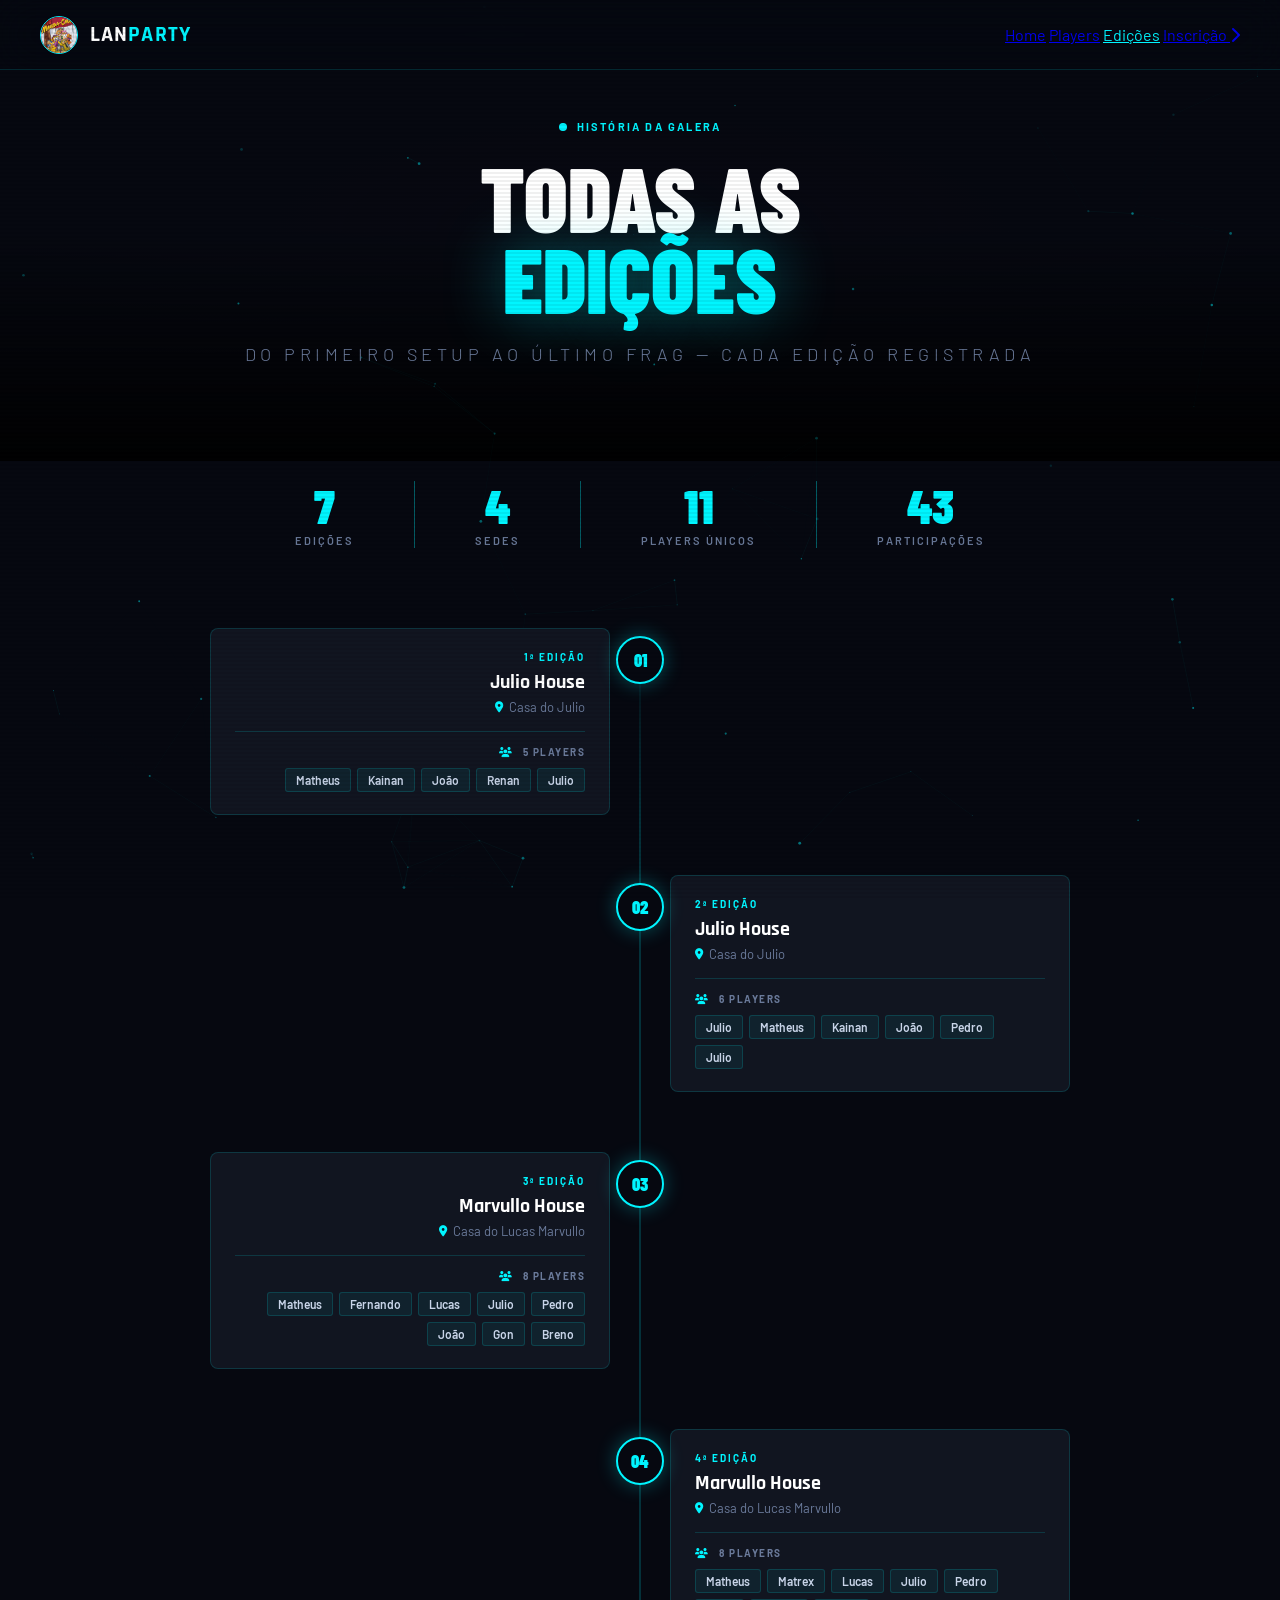
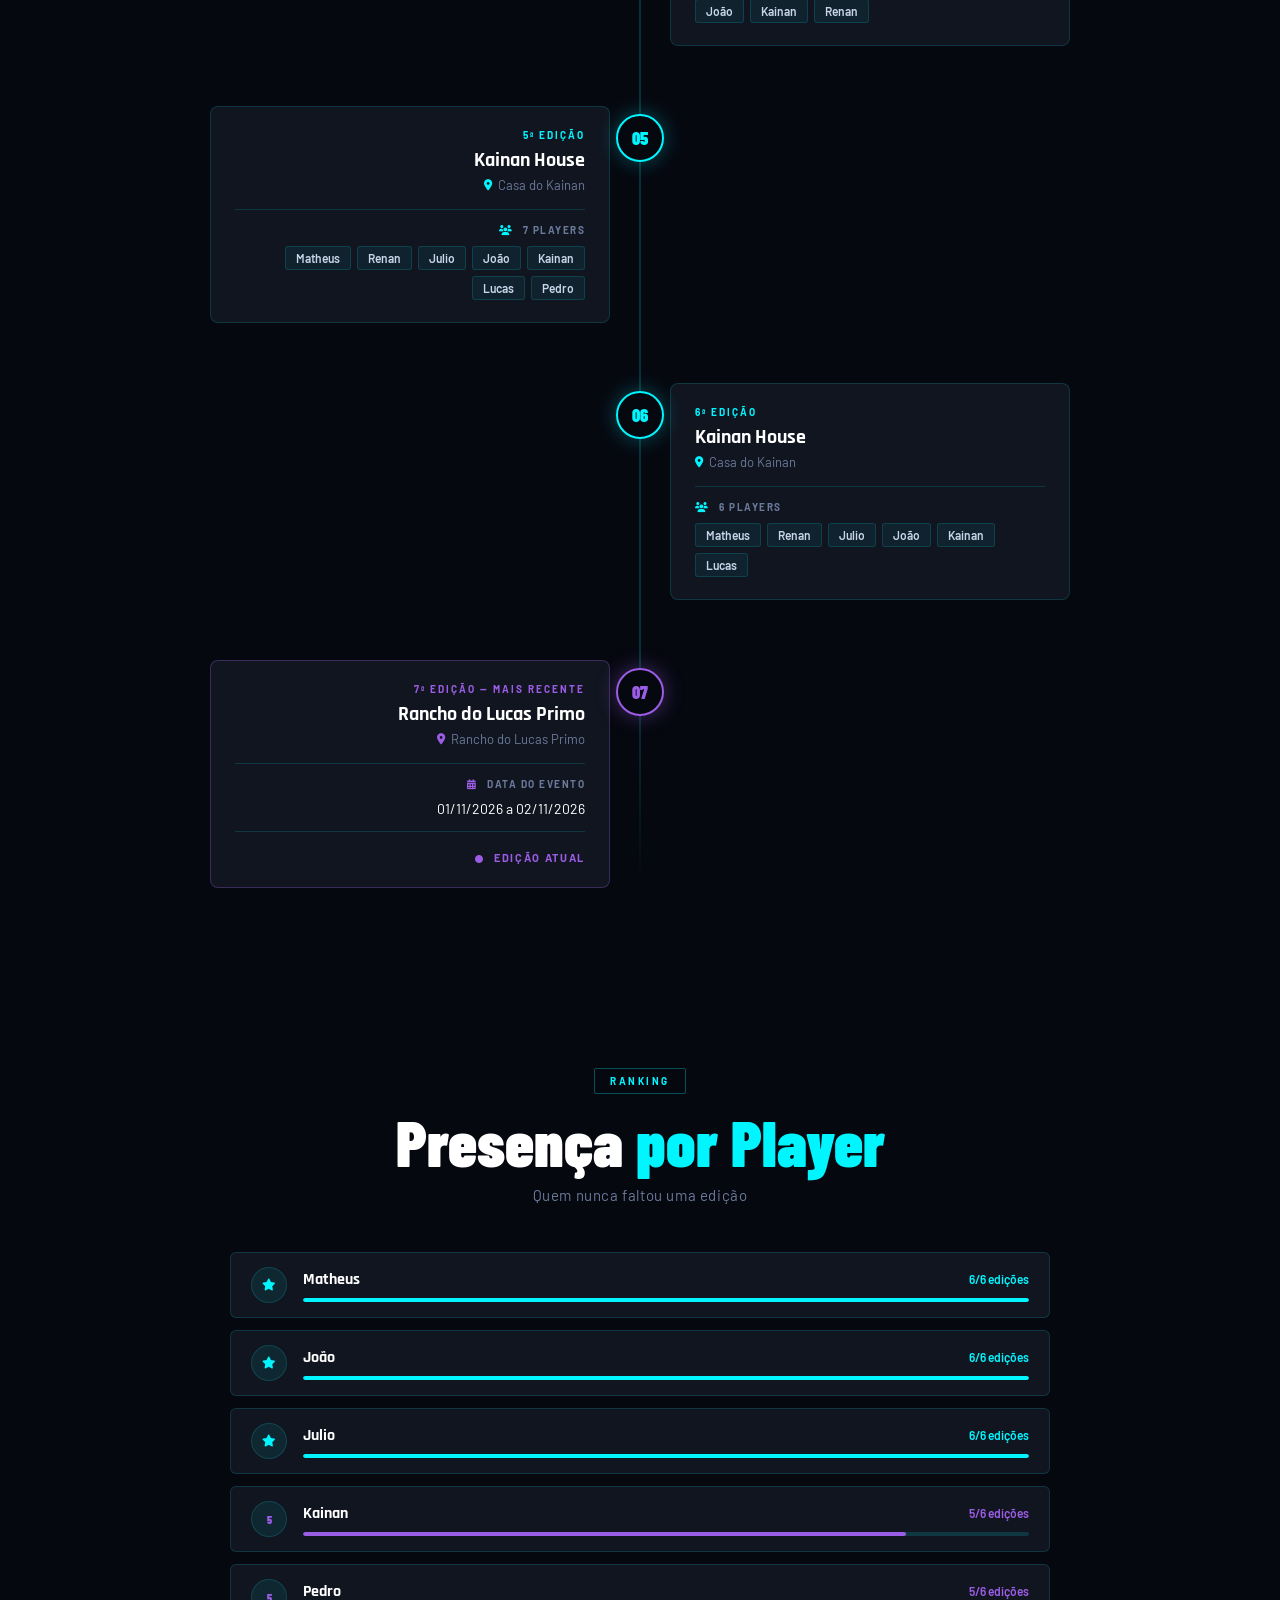
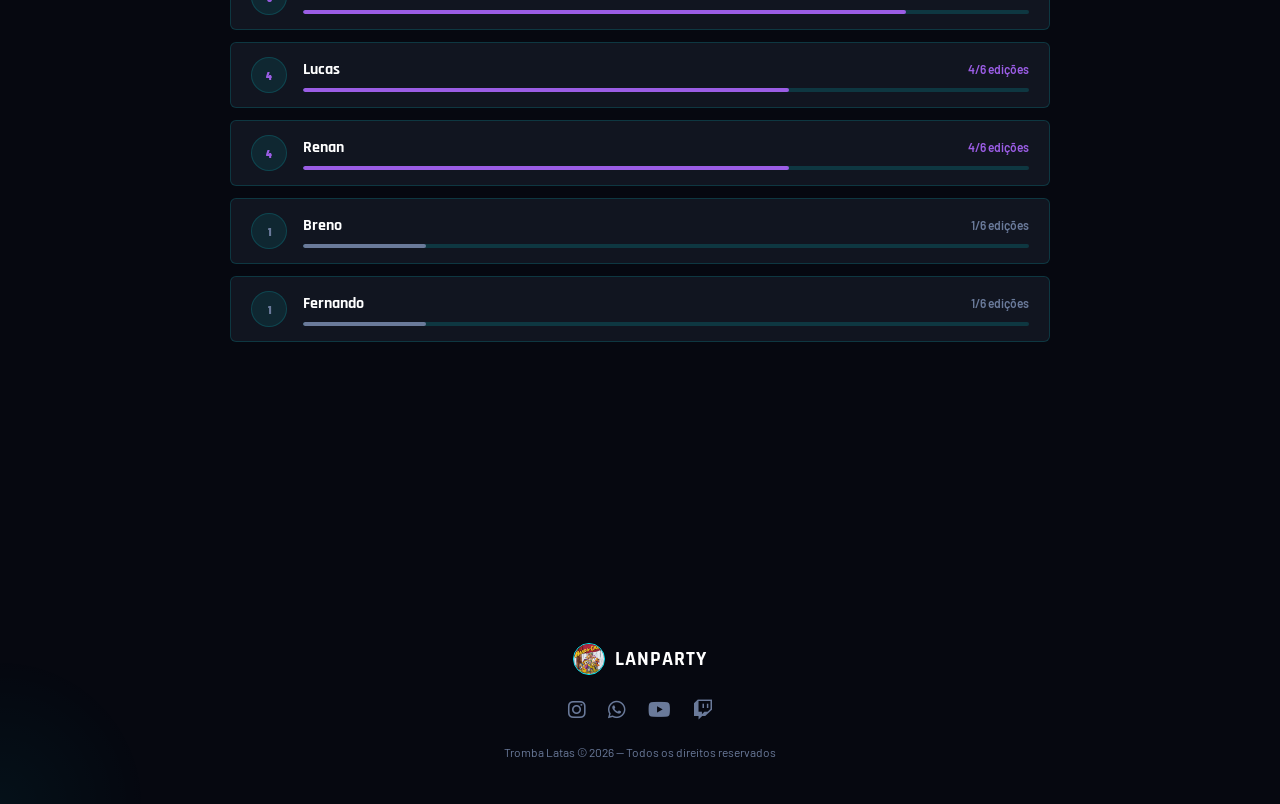
<file: edicoes.html>
<!DOCTYPE html>
<html lang="pt-BR">
<head>
  <meta charset="UTF-8">
  <meta name="viewport" content="width=device-width, initial-scale=1.0">
  <title>Edições – LanParty Tromba Latas</title>
  <link rel="preconnect" href="https://fonts.googleapis.com">
  <link href="https://fonts.googleapis.com/css2?family=Rajdhani:wght@400;600;700&family=Barlow:wght@300;400;600&family=Barlow+Condensed:wght@700;900&display=swap" rel="stylesheet">
  <link rel="stylesheet" href="https://cdnjs.cloudflare.com/ajax/libs/font-awesome/6.5.0/css/all.min.css">
  <link rel="stylesheet" href="style.css">

  <style>
    /* ===== EDITIONS PAGE EXTRAS ===== */
    .editions-hero {
      position: relative;
      min-height: 44vh;
      display: flex;
      flex-direction: column;
      align-items: center;
      justify-content: center;
      text-align: center;
      padding: 120px 20px 60px;
      overflow: hidden;
    }

    .editions-hero-bg {
      position: absolute;
      inset: 0;
      background:
        radial-gradient(ellipse 70% 60% at 50% 50%, rgba(155,93,229,0.08) 0%, transparent 70%),
        url("https://images.unsplash.com/photo-1542751371-adc38448a05e?q=80&w=1200&auto=format&fit=crop") center/cover no-repeat;
      filter: brightness(0.15) saturate(0.5);
      z-index: -1;
    }

    .editions-hero-bg::after {
      content: '';
      position: absolute;
      inset: 0;
      background: linear-gradient(to bottom, transparent 50%, var(--dark) 100%);
    }

    /* Timeline */
    .timeline {
      position: relative;
      max-width: 900px;
      margin: 0 auto;
      padding: 0 20px;
    }

    .timeline::before {
      content: '';
      position: absolute;
      left: 50%;
      top: 0;
      bottom: 0;
      width: 1px;
      background: linear-gradient(to bottom, transparent, var(--border2) 10%, var(--border2) 90%, transparent);
      transform: translateX(-50%);
    }

    .edition-item {
      position: relative;
      display: grid;
      grid-template-columns: 1fr 60px 1fr;
      gap: 0;
      margin-bottom: 60px;
      align-items: start;
    }

    /* Alternating sides */
    .edition-item:nth-child(even) .edition-card {
      grid-column: 3;
      grid-row: 1;
    }

    .edition-item:nth-child(even) .edition-center {
      grid-column: 2;
      grid-row: 1;
    }

    .edition-item:nth-child(even) .edition-spacer {
      grid-column: 1;
      grid-row: 1;
    }

    .edition-item:nth-child(odd) .edition-card {
      grid-column: 1;
      grid-row: 1;
      text-align: right;
    }

    .edition-item:nth-child(odd) .edition-center {
      grid-column: 2;
      grid-row: 1;
    }

    .edition-item:nth-child(odd) .edition-spacer {
      grid-column: 3;
      grid-row: 1;
    }

    .edition-center {
      display: flex;
      flex-direction: column;
      align-items: center;
      padding-top: 8px;
      position: relative;
      z-index: 2;
    }

    .edition-num {
      width: 48px;
      height: 48px;
      border-radius: 50%;
      background: var(--dark);
      border: 2px solid var(--cyan);
      display: flex;
      align-items: center;
      justify-content: center;
      font-family: 'Barlow Condensed', sans-serif;
      font-size: 18px;
      font-weight: 900;
      color: var(--cyan);
      box-shadow: 0 0 20px rgba(0,245,255,0.3);
      transition: transform 0.3s, box-shadow 0.3s;
      flex-shrink: 0;
    }

    .edition-item:hover .edition-num {
      transform: scale(1.15);
      box-shadow: 0 0 30px rgba(0,245,255,0.5);
    }

    .edition-card {
      background: var(--dark3);
      border: 1px solid var(--border);
      border-radius: 8px;
      padding: 22px 24px;
      transition: border-color 0.3s, box-shadow 0.3s, transform 0.3s;
      cursor: default;
    }

    .edition-card:hover {
      border-color: var(--border2);
      box-shadow: 0 12px 40px rgba(0,245,255,0.1);
      transform: translateY(-4px);
    }

    .edition-spacer {
      /* Empty */
    }

    .edition-label {
      font-size: 10px;
      font-weight: 700;
      letter-spacing: 0.2em;
      text-transform: uppercase;
      color: var(--cyan);
      margin-bottom: 6px;
      display: block;
    }

    .edition-title {
      font-family: 'Rajdhani', sans-serif;
      font-size: 20px;
      font-weight: 700;
      color: white;
      margin-bottom: 4px;
    }

    .edition-location {
      font-size: 13px;
      color: var(--text2);
      display: flex;
      align-items: center;
      gap: 6px;
      margin-bottom: 16px;
    }

    .edition-item:nth-child(odd) .edition-location {
      justify-content: flex-end;
    }

    .edition-location i {
      font-size: 11px;
      color: var(--cyan);
    }

    .edition-divider {
      height: 1px;
      background: var(--border);
      margin-bottom: 14px;
    }

    .players-label {
      font-size: 10px;
      font-weight: 700;
      letter-spacing: 0.15em;
      text-transform: uppercase;
      color: var(--text2);
      margin-bottom: 10px;
      display: block;
    }

    .players-list {
      display: flex;
      flex-wrap: wrap;
      gap: 6px;
    }

    .edition-item:nth-child(odd) .players-list {
      justify-content: flex-end;
    }

    .player-tag {
      font-size: 12px;
      font-weight: 600;
      background: rgba(0,245,255,0.06);
      color: var(--text);
      border: 1px solid var(--border);
      border-radius: 3px;
      padding: 4px 10px;
      transition: border-color 0.2s, color 0.2s, background 0.2s;
    }

    .player-tag:hover {
      border-color: rgba(0,245,255,0.4);
      color: var(--cyan);
      background: rgba(0,245,255,0.1);
    }

    .player-count {
      font-family: 'Barlow Condensed', sans-serif;
      font-size: 28px;
      font-weight: 900;
      color: white;
      display: block;
    }

    .player-count-label {
      font-size: 10px;
      letter-spacing: 0.15em;
      text-transform: uppercase;
      color: var(--text2);
    }

    /* Stats bar */
    .editions-stats {
      display: flex;
      justify-content: center;
      gap: 60px;
      margin: 20px 0 80px;
      flex-wrap: wrap;
    }

    .e-stat {
      text-align: center;
    }

    .e-stat-num {
      font-family: 'Barlow Condensed', sans-serif;
      font-size: 48px;
      font-weight: 900;
      color: var(--cyan);
      display: block;
      line-height: 1;
    }

    .e-stat-label {
      font-size: 11px;
      font-weight: 600;
      letter-spacing: 0.18em;
      text-transform: uppercase;
      color: var(--text2);
    }

    .e-stat-sep {
      width: 1px;
      background: var(--border2);
      align-self: stretch;
    }

    /* Mobile timeline */
    @media (max-width: 680px) {
      .timeline::before {
        left: 24px;
      }

      .edition-item {
        grid-template-columns: 60px 1fr;
        margin-bottom: 36px;
      }

      .edition-item:nth-child(odd) .edition-card,
      .edition-item:nth-child(even) .edition-card {
        grid-column: 2;
        grid-row: 1;
        text-align: left;
      }

      .edition-item:nth-child(odd) .edition-center,
      .edition-item:nth-child(even) .edition-center {
        grid-column: 1;
        grid-row: 1;
      }

      .edition-item:nth-child(odd) .edition-spacer,
      .edition-item:nth-child(even) .edition-spacer {
        display: none;
      }

      .edition-item:nth-child(odd) .edition-location,
      .edition-item:nth-child(odd) .players-list {
        justify-content: flex-start;
      }

      .editions-stats {
        gap: 32px;
      }
    }
  </style>
</head>

<body>

<div class="scanlines" aria-hidden="true"></div>
<canvas id="particles" aria-hidden="true"></canvas>

<!-- HEADER -->
<header class="header" id="header">
  <div class="logo">
    <img src="assets/logo.jpg" alt="Logo LanParty">
    <span>Lan<span class="accent">Party</span></span>
  </div>

  <nav>
    <a href="index.html">Home</a>
    <a href="index.html#players">Players</a>
    <a href="edicoes.html" style="color: var(--cyan);">Edições</a>
    <a href="index.html#inscricao" class="btn-nav">
      <span>Inscrição</span>
      <i class="fa-solid fa-chevron-right"></i>
    </a>
  </nav>

  <button class="menu-toggle" aria-label="Menu" id="menuToggle">
    <span></span><span></span><span></span>
  </button>
</header>

<!-- MOBILE NAV -->
<div class="mobile-nav" id="mobileNav">
  <a href="index.html">Home</a>
  <a href="index.html#players">Players</a>
  <a href="edicoes.html">Edições</a>
  <a href="index.html#inscricao">Inscrição</a>
</div>

<!-- HERO -->
<section class="editions-hero">
  <div class="editions-hero-bg"></div>

  <div class="hero-eyebrow" style="animation: fadeDown 0.8s ease both;">
    <span class="dot"></span>
    <span>História da Galera</span>
  </div>

  <h1 class="hero-title">
    <span class="line1" style="font-size: clamp(40px, 8vw, 90px);">TODAS AS</span>
    <span class="line2" style="font-size: clamp(40px, 8vw, 90px);">EDIÇÕES</span>
  </h1>

  <p class="hero-sub">Do primeiro setup ao último frag — cada edição registrada</p>
</section>

<!-- STATS -->
<div style="max-width: 900px; margin: 0 auto; padding: 0 20px;">
  <div class="editions-stats">

    <div class="e-stat">
      <span class="e-stat-num" data-target="7">0</span>
      <span class="e-stat-label">Edições</span>
    </div>

    <div class="e-stat-sep"></div>

    <div class="e-stat">
      <span class="e-stat-num" data-target="4">0</span>
      <span class="e-stat-label">Sedes</span>
    </div>

    <div class="e-stat-sep"></div>

    <div class="e-stat">
      <span class="e-stat-num" data-target="11">0</span>
      <span class="e-stat-label">Players únicos</span>
    </div>

    <div class="e-stat-sep"></div>

    <div class="e-stat">
      <span class="e-stat-num" data-target="43">0</span>
      <span class="e-stat-label">Participações</span>
    </div>

  </div>
</div>

<!-- TIMELINE -->
<section style="padding: 0 0 120px; position: relative; z-index: 1;">
  <div class="timeline">

    <!-- EDIÇÃO 1 -->
    <div class="edition-item reveal">
      <div class="edition-card">
        <span class="edition-label">1ª Edição</span>
        <p class="edition-title">Julio House</p>

        <div class="edition-location">
          <i class="fa-solid fa-location-dot"></i>
          <span>Casa do Julio</span>
        </div>

        <div class="edition-divider"></div>

        <span class="players-label">
          <i class="fa-solid fa-users" style="margin-right:6px; color: var(--cyan);"></i>
          5 Players
        </span>

        <div class="players-list">
          <span class="player-tag">Matheus</span>
          <span class="player-tag">Kainan</span>
          <span class="player-tag">João</span>
          <span class="player-tag">Renan</span>
          <span class="player-tag">Julio</span>
        </div>
      </div>

      <div class="edition-center">
        <div class="edition-num">01</div>
      </div>

      <div class="edition-spacer"></div>
    </div>

    <!-- EDIÇÃO 2 -->
    <div class="edition-item reveal">
      <div class="edition-spacer"></div>

      <div class="edition-center">
        <div class="edition-num">02</div>
      </div>

      <div class="edition-card">
        <span class="edition-label">2ª Edição</span>
        <p class="edition-title">Julio House</p>

        <div class="edition-location">
          <i class="fa-solid fa-location-dot"></i>
          <span>Casa do Julio</span>
        </div>

        <div class="edition-divider"></div>

        <span class="players-label">
          <i class="fa-solid fa-users" style="margin-right:6px; color: var(--cyan);"></i>
          6 Players
        </span>

        <div class="players-list">
          <span class="player-tag">Julio</span>
          <span class="player-tag">Matheus</span>
          <span class="player-tag">Kainan</span>
          <span class="player-tag">João</span>
          <span class="player-tag">Pedro</span>
          <span class="player-tag">Julio</span>
        </div>
      </div>
    </div>

    <!-- EDIÇÃO 3 -->
    <div class="edition-item reveal">
      <div class="edition-card">
        <span class="edition-label">3ª Edição</span>
        <p class="edition-title">Marvullo House</p>

        <div class="edition-location">
          <i class="fa-solid fa-location-dot"></i>
          <span>Casa do Lucas Marvullo</span>
        </div>

        <div class="edition-divider"></div>

        <span class="players-label">
          <i class="fa-solid fa-users" style="margin-right:6px; color: var(--cyan);"></i>
          8 Players
        </span>

        <div class="players-list">
          <span class="player-tag">Matheus</span>
          <span class="player-tag">Fernando</span>
          <span class="player-tag">Lucas</span>
          <span class="player-tag">Julio</span>
          <span class="player-tag">Pedro</span>
          <span class="player-tag">João</span>
          <span class="player-tag">Gon</span>
          <span class="player-tag">Breno</span>
        </div>
      </div>

      <div class="edition-center">
        <div class="edition-num">03</div>
      </div>

      <div class="edition-spacer"></div>
    </div>

    <!-- EDIÇÃO 4 -->
    <div class="edition-item reveal">
      <div class="edition-spacer"></div>

      <div class="edition-center">
        <div class="edition-num">04</div>
      </div>

      <div class="edition-card">
        <span class="edition-label">4ª Edição</span>
        <p class="edition-title">Marvullo House</p>

        <div class="edition-location">
          <i class="fa-solid fa-location-dot"></i>
          <span>Casa do Lucas Marvullo</span>
        </div>

        <div class="edition-divider"></div>

        <span class="players-label">
          <i class="fa-solid fa-users" style="margin-right:6px; color: var(--cyan);"></i>
          8 Players
        </span>

        <div class="players-list">
          <span class="player-tag">Matheus</span>
          <span class="player-tag">Matrex</span>
          <span class="player-tag">Lucas</span>
          <span class="player-tag">Julio</span>
          <span class="player-tag">Pedro</span>
          <span class="player-tag">João</span>
          <span class="player-tag">Kainan</span>
          <span class="player-tag">Renan</span>
        </div>
      </div>
    </div>

    <!-- EDIÇÃO 5 -->
    <div class="edition-item reveal">
      <div class="edition-card">
        <span class="edition-label">5ª Edição</span>
        <p class="edition-title">Kainan House</p>

        <div class="edition-location">
          <i class="fa-solid fa-location-dot"></i>
          <span>Casa do Kainan</span>
        </div>

        <div class="edition-divider"></div>

        <span class="players-label">
          <i class="fa-solid fa-users" style="margin-right:6px; color: var(--cyan);"></i>
          7 Players
        </span>

        <div class="players-list">
          <span class="player-tag">Matheus</span>
          <span class="player-tag">Renan</span>
          <span class="player-tag">Julio</span>
          <span class="player-tag">João</span>
          <span class="player-tag">Kainan</span>
          <span class="player-tag">Lucas</span>
          <span class="player-tag">Pedro</span>
        </div>
      </div>

      <div class="edition-center">
        <div class="edition-num">05</div>
      </div>

      <div class="edition-spacer"></div>
    </div>

    <!-- EDIÇÃO 6 -->
    <div class="edition-item reveal">
      <div class="edition-spacer"></div>

      <div class="edition-center">
        <div class="edition-num">06</div>
      </div>

      <div class="edition-card">
        <span class="edition-label">6ª Edição</span>
        <p class="edition-title">Kainan House</p>

        <div class="edition-location">
          <i class="fa-solid fa-location-dot"></i>
          <span>Casa do Kainan</span>
        </div>

        <div class="edition-divider"></div>

        <span class="players-label">
          <i class="fa-solid fa-users" style="margin-right:6px; color: var(--cyan);"></i>
          6 Players
        </span>

        <div class="players-list">
          <span class="player-tag">Matheus</span>
          <span class="player-tag">Renan</span>
          <span class="player-tag">Julio</span>
          <span class="player-tag">João</span>
          <span class="player-tag">Kainan</span>
          <span class="player-tag">Lucas</span>
        </div>
      </div>
    </div>

    <!-- EDIÇÃO 7 -->
    <div class="edition-item reveal">
      <div class="edition-card" style="border-color: rgba(155,93,229,0.3);">
        <span class="edition-label" style="color: var(--violet);">
          7ª Edição — Mais Recente
        </span>

        <p class="edition-title">Rancho do Lucas Primo</p>

        <div class="edition-location">
          <i class="fa-solid fa-location-dot" style="color: var(--violet);"></i>
          <span>Rancho do Lucas Primo</span>
        </div>

        <div class="edition-divider"></div>

        <span class="players-label">
          <i class="fa-solid fa-calendar-days" style="margin-right:6px; color: var(--violet);"></i>
          Data do evento
        </span>

        <p style="color: white; font-size: 14px; margin-bottom: 14px;">
          01/11/2026 a 02/11/2026
        </p>

        <div style="margin-top: 14px; padding-top: 14px; border-top: 1px solid var(--border);">
          <span style="font-size: 11px; font-weight: 700; letter-spacing: 0.15em; text-transform: uppercase; color: var(--violet);">
            <i class="fa-solid fa-circle" style="font-size: 8px; margin-right: 6px; animation: pulse 1.5s infinite;"></i>
            Edição atual
          </span>
        </div>
      </div>

      <div class="edition-center">
        <div class="edition-num" style="border-color: var(--violet); color: var(--violet); box-shadow: 0 0 20px rgba(155,93,229,0.4);">
          07
        </div>
      </div>

      <div class="edition-spacer"></div>
    </div>

  </div>
</section>

<!-- PRESENÇA POR PLAYER -->
<section style="position: relative; z-index:1; padding: 0 40px 100px; max-width: 900px; margin: 0 auto;">
  <div class="section-header">
    <span class="section-tag">Ranking</span>
    <h2 class="section-title">Presença <span class="accent">por Player</span></h2>
    <p class="section-sub">Quem nunca faltou uma edição</p>
  </div>

  <div style="display: flex; flex-direction: column; gap: 12px;">

    <!-- Matheus – 6/6 -->
    <div class="presence-row reveal" data-player="Matheus" data-count="6" data-total="6"></div>

    <!-- João – 6/6 -->
    <div class="presence-row reveal" data-player="João" data-count="6" data-total="6"></div>

    <!-- Julio – 6/6 -->
    <div class="presence-row reveal" data-player="Julio" data-count="6" data-total="6"></div>

    <!-- Kainan – 5/6 -->
    <div class="presence-row reveal" data-player="Kainan" data-count="5" data-total="6"></div>

    <!-- Pedro – 5/6 -->
    <div class="presence-row reveal" data-player="Pedro" data-count="5" data-total="6"></div>

    <!-- Lucas – 4/6 -->
    <div class="presence-row reveal" data-player="Lucas" data-count="4" data-total="6"></div>

    <!-- Renan – 4/6 -->
    <div class="presence-row reveal" data-player="Renan" data-count="4" data-total="6"></div>

    <!-- Breno – 1/6 -->
    <div class="presence-row reveal" data-player="Breno" data-count="1" data-total="6"></div>

    <!-- Fernando – 1/6 -->
    <div class="presence-row reveal" data-player="Fernando" data-count="1" data-total="6"></div>

    <!-- Gon – 1/6 -->
    <div class="presence-row reveal" data-player="Gon" data-count="1" data-total="6"></div>

    <!-- Matrex – 1/6 -->
    <div class="presence-row reveal" data-player="Matrex" data-count="1" data-total="6"></div>

  </div>
</section>

<!-- FOOTER -->
<footer class="footer">
  <div class="footer-logo">
    <img src="assets/logo.jpg" alt="Logo">
    <span>LanParty</span>
  </div>

  <div class="footer-social">
    <a href="#" aria-label="Instagram"><i class="fa-brands fa-instagram"></i></a>
    <a href="#" aria-label="WhatsApp"><i class="fa-brands fa-whatsapp"></i></a>
    <a href="#" aria-label="YouTube"><i class="fa-brands fa-youtube"></i></a>
    <a href="#" aria-label="Twitch"><i class="fa-brands fa-twitch"></i></a>
  </div>

  <p class="footer-copy">
    Tromba Latas © <span id="year"></span> — Todos os direitos reservados
  </p>
</footer>

<script src="script.js"></script>

<script>
  // ===== BUILD PRESENCE BARS =====

  document.querySelectorAll('.presence-row').forEach((row, idx) => {
    const player = row.dataset.player;
    const count = parseInt(row.dataset.count);
    const total = parseInt(row.dataset.total);
    const pct = Math.round((count / total) * 100);
    const isTop = count === total;
    const color = isTop
      ? 'var(--cyan)'
      : count >= 4
        ? 'var(--violet)'
        : 'var(--text2)';

    row.innerHTML = `
      <div style="display:flex; align-items:center; gap:16px; background: var(--dark3); border: 1px solid var(--border); border-radius: 6px; padding: 14px 20px; transition: border-color 0.3s;"
           onmouseenter="this.style.borderColor='rgba(0,245,255,0.3)'"
           onmouseleave="this.style.borderColor='var(--border)'">

        <div style="width: 36px; height: 36px; border-radius: 50%; background: rgba(0,245,255,0.08); border: 1px solid var(--border); display:flex; align-items:center; justify-content:center; font-family:'Barlow Condensed',sans-serif; font-size:11px; font-weight:900; color:${color}; flex-shrink:0;">
          ${count === total ? '<i class="fa-solid fa-star" style="font-size:12px;"></i>' : count}
        </div>

        <div style="flex:1; min-width:0;">
          <div style="display:flex; justify-content:space-between; align-items:center; margin-bottom:8px;">
            <span style="font-family:'Rajdhani',sans-serif; font-size:16px; font-weight:700; color:white;">${player}</span>
            <span style="font-size:12px; font-weight:600; color:${color};">${count}/${total} edições</span>
          </div>

          <div style="height:4px; background:var(--border); border-radius:2px; overflow:hidden;">
            <div class="bar-fill" style="height:100%; width:0%; background:${color}; border-radius:2px; transition: width 1.2s cubic-bezier(0.4,0,0.2,1);" data-pct="${pct}"></div>
          </div>
        </div>
      </div>
    `;

    row.dataset.delay = idx * 60;
  });

  // Animar as barras quando aparecerem na tela
  const barObserver = new IntersectionObserver(entries => {
    entries.forEach(entry => {
      if (entry.isIntersecting) {
        const bar = entry.target.querySelector('.bar-fill');

        if (bar) {
          setTimeout(() => {
            bar.style.width = bar.dataset.pct + '%';
          }, 200);
        }
      }
    });
  }, { threshold: 0.3 });

  document.querySelectorAll('.presence-row').forEach(row => {
    barObserver.observe(row);
  });

  // Animar os contadores das estatísticas
  const statObs = new IntersectionObserver(entries => {
    entries.forEach(entry => {
      if (entry.isIntersecting) {
        document.querySelectorAll('[data-target]').forEach(el => {
          let start = null;
          const target = parseInt(el.dataset.target);

          function step(ts) {
            if (!start) start = ts;

            const progress = Math.min((ts - start) / 1000, 1);

            el.textContent = Math.floor(progress * target);

            if (progress < 1) {
              requestAnimationFrame(step);
            } else {
              el.textContent = target;
            }
          }

          requestAnimationFrame(step);
        });

        statObs.disconnect();
      }
    });
  }, { threshold: 0.5 });

  const statsEl = document.querySelector('.editions-stats');

  if (statsEl) {
    statObs.observe(statsEl);
  }
</script>

</body>
</html>
</file>
<file: style.css>
/* ===== RESET & BASE ===== */
*, *::before, *::after { box-sizing: border-box; margin: 0; padding: 0; }
:root {
  --cyan: #00f5ff;
  --violet: #9b5de5;
  --dark: #060810;
  --dark2: #0c0f1a;
  --dark3: #111520;
  --dark4: #171c2e;
  --border: rgba(0,245,255,.15);
  --border2: rgba(0,245,255,.35);
  --text: #c8d4e8;
  --text2: #6a7a9a;
  --gold: #f5a623;
  --red: #ff3f5b;
}
html { scroll-behavior: smooth; scroll-padding-top: 82px; }
body {
  min-width: 320px;
  font-family: 'Barlow', sans-serif;
  background: var(--dark);
  color: var(--text);
  overflow-x: hidden;
  cursor: default;
}
img { max-width: 100%; }
button, a { -webkit-tap-highlight-color: transparent; }
a:focus-visible, button:focus-visible { outline: 2px solid var(--cyan); outline-offset: 4px; }
.accent { color: var(--cyan); }

/* ===== SCANLINES & PARTICLES ===== */
.scanlines {
  pointer-events: none; position: fixed; inset: 0; z-index: 9999;
  background: repeating-linear-gradient(0deg, transparent, transparent 2px, rgba(0,0,0,.06) 2px, rgba(0,0,0,.06) 4px);
}
#particles { position: fixed; inset: 0; z-index: 0; pointer-events: none; }

/* ===== HEADER ===== */
.header {
  position: fixed; top: 0; left: 0; right: 0; z-index: 100;
  display: flex; align-items: center; justify-content: space-between;
  padding: 0 40px; height: 70px;
  background: rgba(6,8,16,.88); backdrop-filter: blur(20px);
  border-bottom: 1px solid var(--border);
  transition: background .3s, box-shadow .3s;
}
.header.scrolled { background: rgba(6,8,16,.97); box-shadow: 0 4px 40px rgba(0,245,255,.06); }
.logo, .footer-logo {
  display: flex; align-items: center; gap: 12px;
  font-family: 'Rajdhani', sans-serif; font-size: 22px; font-weight: 700;
  letter-spacing: .05em; color: white; text-transform: uppercase; text-decoration: none;
}
.logo img { width: 38px; height: 38px; border-radius: 50%; object-fit: cover; border: 1.5px solid var(--cyan); }
.desktop-nav { display: flex; align-items: center; gap: 4px; }
.desktop-nav a {
  font-size: 12px; font-weight: 700; letter-spacing: .1em; text-transform: uppercase;
  color: var(--text2); text-decoration: none; padding: 9px 13px; border-radius: 4px;
  transition: color .2s, background .2s;
}
.desktop-nav a:hover { color: var(--cyan); background: rgba(0,245,255,.06); }
.desktop-nav .btn-nav {
  display: flex; align-items: center; gap: 8px; margin-left: 5px;
  background: var(--cyan); color: var(--dark); padding: 10px 16px;
}
.desktop-nav .btn-nav:hover { color: var(--dark); background: var(--cyan); box-shadow: 0 4px 20px rgba(0,245,255,.3); }
.menu-toggle {
  display: none; flex-direction: column; gap: 5px; background: none;
  border: none; cursor: pointer; padding: 8px;
}
.menu-toggle span { display: block; width: 24px; height: 2px; background: var(--cyan); border-radius: 2px; transition: .3s; }
.menu-toggle[aria-expanded="true"] span:first-child { transform: translateY(7px) rotate(45deg); }
.menu-toggle[aria-expanded="true"] span:nth-child(2) { opacity: 0; }
.menu-toggle[aria-expanded="true"] span:last-child { transform: translateY(-7px) rotate(-45deg); }

/* ===== MOBILE NAV ===== */
.mobile-nav {
  display: none; flex-direction: column; position: fixed; top: 70px; left: 0; right: 0;
  background: rgba(6,8,16,.98); border-bottom: 1px solid var(--border); z-index: 99;
  padding: 12px 0; transform: translateY(-120%); opacity: 0; pointer-events: none;
  transition: transform .3s ease, opacity .3s ease;
}
.mobile-nav.open { transform: translateY(0); opacity: 1; pointer-events: auto; }
.mobile-nav a {
  display: block; padding: 14px 28px; color: var(--text); text-decoration: none;
  font-weight: 700; letter-spacing: .08em; text-transform: uppercase; font-size: 13px;
  border-bottom: 1px solid var(--border); transition: color .2s, padding-left .2s;
}
.mobile-nav a:hover { color: var(--cyan); padding-left: 36px; }

/* ===== HERO ===== */
.hero {
  position: relative; min-height: 100vh; display: flex; flex-direction: column;
  align-items: center; justify-content: center; text-align: center;
  padding: 130px 20px 70px; overflow: hidden; isolation: isolate;
}
.hero-bg {
  position: absolute; inset: 0; z-index: -1;
  background:
    radial-gradient(ellipse 80% 60% at 50% 45%, rgba(0,245,255,.08), transparent 70%),
    linear-gradient(rgba(6,8,16,.45), rgba(6,8,16,.7)),
    url("https://images.unsplash.com/photo-1544652478-6653e09f18a2?q=80&w=1600&auto=format&fit=crop") center/cover no-repeat;
  filter: brightness(.35) saturate(.65);
}
.hero-bg::after { content: ''; position: absolute; inset: 0; background: linear-gradient(to bottom, transparent 50%, var(--dark) 100%); }
.hero-content { position: relative; z-index: 1; }
.hero-eyebrow {
  display: flex; align-items: center; justify-content: center; gap: 10px;
  font-size: 11px; font-weight: 700; letter-spacing: .2em; text-transform: uppercase;
  color: var(--cyan); margin-bottom: 24px; animation: fadeDown .8s ease both;
}
.dot { width: 8px; height: 8px; border-radius: 50%; background: var(--cyan); animation: pulse 1.5s infinite; }
@keyframes pulse {
  0%, 100% { box-shadow: 0 0 0 0 rgba(0,245,255,.65); }
  50% { box-shadow: 0 0 0 8px rgba(0,245,255,0); }
}
.hero-title { font-family: 'Barlow Condensed', sans-serif; font-weight: 900; line-height: .9; margin-bottom: 24px; }
.hero-title .line1, .hero-title .line2 { display: block; font-size: clamp(48px, 10vw, 112px); animation: fadeUp .8s ease both; }
.hero-title .line1 { color: white; animation-delay: .1s; }
.hero-title .line2 { color: var(--cyan); text-shadow: 0 0 60px rgba(0,245,255,.4); animation-delay: .2s; }
.hero-sub { font-size: clamp(12px, 2vw, 18px); font-weight: 300; letter-spacing: .25em; text-transform: uppercase; color: var(--text2); margin-bottom: 36px; animation: fadeUp .8s .3s ease both; }
.hero-cta { display: flex; gap: 14px; align-items: center; flex-wrap: wrap; justify-content: center; margin-bottom: 55px; animation: fadeUp .8s .4s ease both; }
.btn-primary, .btn-ghost {
  display: inline-flex; align-items: center; justify-content: center; gap: 10px;
  font-family: 'Rajdhani', sans-serif; font-size: 15px; font-weight: 700;
  letter-spacing: .08em; text-transform: uppercase; padding: 14px 26px;
  border-radius: 4px; text-decoration: none; transition: transform .2s, box-shadow .2s, border-color .2s, color .2s, background .2s;
}
.btn-primary { position: relative; overflow: hidden; background: var(--cyan); color: var(--dark); border: 1px solid var(--cyan); }
.btn-primary::before { content: ''; position: absolute; inset: 0; background: white; opacity: 0; transition: opacity .2s; }
.btn-primary:hover { transform: translateY(-2px); box-shadow: 0 8px 32px rgba(0,245,255,.35); }
.btn-primary:hover::before { opacity: .1; }
.btn-primary.large { font-size: 17px; padding: 16px 34px; }
.btn-ghost { color: var(--text); border: 1px solid var(--border2); background: rgba(6,8,16,.25); }
.btn-ghost:hover { border-color: var(--cyan); color: var(--cyan); background: rgba(0,245,255,.05); }
.hero-stats { display: flex; align-items: center; gap: 40px; animation: fadeUp .8s .5s ease both; }
.stat { text-align: center; }
.stat-num { display: block; font-family: 'Barlow Condensed', sans-serif; font-size: 42px; font-weight: 900; color: white; }
.stat-label { font-size: 10px; font-weight: 700; letter-spacing: .15em; text-transform: uppercase; color: var(--text2); }
.stat-sep { width: 1px; height: 40px; background: var(--border2); }
.scroll-hint {
  position: absolute; bottom: 25px; left: 50%; transform: translateX(-50%);
  display: flex; flex-direction: column; align-items: center; gap: 6px;
  font-size: 10px; letter-spacing: .2em; text-transform: uppercase; color: var(--text2);
  text-decoration: none; animation: bounce 2s 1s infinite;
}
@keyframes bounce { 0%, 100% { transform: translateX(-50%) translateY(0); } 50% { transform: translateX(-50%) translateY(6px); } }

/* ===== UPCOMING EVENT ===== */
.event-banner { position: relative; z-index: 1; max-width: 1400px; margin: 0 auto; padding: 25px 40px 45px; }
.event-banner-content {
  position: relative; display: flex; align-items: center; justify-content: space-between; gap: 32px;
  padding: 32px; overflow: hidden;
  background: radial-gradient(ellipse at 0% 50%, rgba(155,93,229,.17), transparent 65%), var(--dark2);
  border: 1px solid rgba(155,93,229,.4); border-radius: 10px;
  box-shadow: 0 0 35px rgba(155,93,229,.06);
}
.event-banner-content::after { content: ''; position: absolute; width: 220px; height: 220px; right: 10%; top: -150px; border: 1px solid rgba(155,93,229,.12); border-radius: 50%; box-shadow: 0 0 0 25px rgba(155,93,229,.025), 0 0 0 50px rgba(155,93,229,.02); pointer-events: none; }
.event-banner-info, .event-countdown { position: relative; z-index: 1; }
.event-tag { display: inline-flex; align-items: center; gap: 9px; color: var(--violet); font-size: 11px; font-weight: 700; letter-spacing: .18em; margin-bottom: 14px; }
.event-dot { width: 7px; height: 7px; background: var(--violet); border-radius: 50%; box-shadow: 0 0 12px var(--violet); animation: pulse 1.5s infinite; }
.event-banner-info h2 { color: white; font-family: 'Barlow Condensed', sans-serif; font-size: clamp(28px, 4vw, 42px); font-weight: 900; line-height: 1.1; margin-bottom: 14px; }
.event-banner-info h2 span { color: var(--violet); }
.event-location, .event-date { display: flex; align-items: center; gap: 10px; color: var(--text2); font-size: 14px; margin-top: 9px; }
.event-location i, .event-date i { color: var(--violet); width: 16px; }
.event-countdown { min-width: 310px; }
.countdown-label { display: block; color: var(--text2); font-size: 10px; font-weight: 700; letter-spacing: .18em; margin-bottom: 14px; }
.countdown-units { display: flex; gap: 9px; }
.countdown-unit { display: flex; flex: 1; min-width: 0; flex-direction: column; align-items: center; gap: 7px; padding: 13px 7px; background: rgba(155,93,229,.07); border: 1px solid rgba(155,93,229,.2); border-radius: 6px; }
.countdown-unit strong { color: white; font-family: 'Barlow Condensed', sans-serif; font-size: 32px; font-weight: 900; font-variant-numeric: tabular-nums; }
.countdown-unit span { color: var(--violet); font-size: 9px; font-weight: 700; letter-spacing: .1em; }
.countdown-status { color: var(--text2); font-size: 12px; margin-top: 12px; }

/* ===== SECTIONS ===== */
.section { position: relative; z-index: 1; max-width: 1400px; margin: 0 auto; padding: 85px 40px; }
.section-header { text-align: center; margin-bottom: 48px; }
.section-tag { display: inline-block; font-size: 10px; font-weight: 700; letter-spacing: .25em; text-transform: uppercase; color: var(--cyan); border: 1px solid rgba(0,245,255,.3); padding: 6px 15px; border-radius: 2px; margin-bottom: 16px; }
.section-title { font-family: 'Barlow Condensed', sans-serif; font-size: clamp(38px, 6vw, 64px); font-weight: 900; color: white; line-height: 1; margin-bottom: 12px; }
.section-sub { font-size: 15px; color: var(--text2); letter-spacing: .04em; }

/* ===== PLAYERS ===== */
.players-grid { display: grid; grid-template-columns: repeat(auto-fill, minmax(235px, 1fr)); gap: 20px; align-items: stretch; }
.player-card {
  position: relative; display: flex; flex-direction: column; min-width: 0;
  background: var(--dark3); border: 1px solid var(--border); border-radius: 8px; overflow: hidden;
  transition: transform .3s ease, border-color .3s ease, box-shadow .3s ease;
}
.player-card:hover { transform: translateY(-6px); border-color: var(--border2); box-shadow: 0 20px 50px rgba(0,245,255,.1); }
.card-glow { position: absolute; top: -40px; left: 50%; transform: translateX(-50%); width: 120px; height: 120px; background: var(--cyan); border-radius: 50%; filter: blur(50px); opacity: 0; transition: opacity .3s; pointer-events: none; }
.player-card:hover .card-glow { opacity: .12; }
.player-card.featured { border-color: rgba(245,166,35,.4); }
.player-card.featured:hover { border-color: var(--gold); box-shadow: 0 20px 50px rgba(245,166,35,.12); }
.player-card.featured .card-glow { background: var(--gold); }
.player-card.protagonist { border-color: rgba(155,93,229,.4); }
.player-card.protagonist:hover { border-color: var(--violet); box-shadow: 0 20px 50px rgba(155,93,229,.15); }
.player-card.protagonist .card-glow { background: var(--violet); }
.card-header { display: flex; justify-content: center; padding: 28px 20px 12px; position: relative; }
.player-photo { position: relative; width: 90px; height: 90px; flex: 0 0 90px; }
.player-photo img { display: block; width: 90px; height: 90px; border-radius: 50%; object-fit: cover; border: 2px solid var(--border2); transition: border-color .3s; }
.player-card:hover .player-photo img { border-color: var(--cyan); }
.player-card.featured:hover .player-photo img { border-color: var(--gold); }
.player-card.protagonist:hover .player-photo img { border-color: var(--violet); }
.photo-ring { position: absolute; inset: -4px; border-radius: 50%; border: 1px solid transparent; border-top-color: var(--cyan); animation: spin 3s linear infinite; opacity: 0; transition: opacity .3s; }
.player-card:hover .photo-ring { opacity: 1; }
@keyframes spin { to { transform: rotate(360deg); } }
.player-badge { position: absolute; top: 22px; right: 16px; font-family: 'Rajdhani', sans-serif; font-size: 10px; font-weight: 700; letter-spacing: .05em; background: rgba(0,245,255,.1); color: var(--cyan); border: 1px solid rgba(0,245,255,.3); padding: 4px 8px; border-radius: 3px; }
.player-badge.gold { background: rgba(245,166,35,.1); color: var(--gold); border-color: rgba(245,166,35,.3); }
.player-badge.amd { background: rgba(255,63,91,.1); color: #ff6b7a; border-color: rgba(255,63,91,.3); }
.player-badge.intel { background: rgba(0,113,227,.12); color: #4da6ff; border-color: rgba(0,113,227,.3); }
.player-badge.purple { background: rgba(155,93,229,.1); color: var(--violet); border-color: rgba(155,93,229,.3); }
.card-body { padding: 0 20px 16px; text-align: center; flex: 1; }
.card-body h3 { font-family: 'Rajdhani', sans-serif; font-size: 18px; font-weight: 700; color: white; letter-spacing: .02em; margin-bottom: 4px; overflow-wrap: anywhere; }
.player-role { display: inline-block; font-size: 10px; font-weight: 700; letter-spacing: .12em; text-transform: uppercase; color: var(--text2); margin-bottom: 16px; }
.gold-role { color: var(--gold); }
.purple-role { color: var(--violet); }
.specs { list-style: none; text-align: left; display: flex; flex-direction: column; gap: 9px; }
.specs li { display: flex; align-items: flex-start; gap: 10px; font-size: 12px; line-height: 1.4; color: var(--text2); overflow-wrap: anywhere; transition: color .2s; }
.specs li i { flex: 0 0 14px; width: 14px; margin-top: 2px; color: var(--cyan); opacity: .65; font-size: 12px; text-align: center; }
.player-card:hover .specs li { color: var(--text); }
.player-card:hover .specs li i { opacity: 1; }
.card-footer { padding: 12px 20px 20px; }
.card-info-btn { width: 100%; background: transparent; border: 1px solid var(--border); color: var(--text2); font-family: 'Barlow', sans-serif; font-size: 11px; font-weight: 700; letter-spacing: .1em; text-transform: uppercase; padding: 10px; border-radius: 4px; cursor: pointer; display: flex; align-items: center; justify-content: center; gap: 8px; transition: border-color .2s, color .2s, background .2s; }
.card-info-btn:hover { border-color: var(--cyan); color: var(--cyan); background: rgba(0,245,255,.06); }

/* ===== GAMES ===== */
.games-section { border-top: 1px solid var(--border); }
.games-grid { display: grid; grid-template-columns: repeat(auto-fill, minmax(200px, 1fr)); gap: 20px; }
.game-card { display: block; min-width: 0; text-decoration: none; background: var(--dark3); border: 1px solid var(--border); border-radius: 8px; overflow: hidden; transition: transform .3s, border-color .3s, box-shadow .3s; }
.game-card:hover { transform: translateY(-6px); border-color: var(--border2); box-shadow: 0 16px 45px rgba(0,245,255,.1); }
.game-img-wrap { position: relative; overflow: hidden; aspect-ratio: 3/4; background: var(--dark4); }
.game-img-wrap img { display: block; width: 100%; height: 100%; object-fit: cover; transition: transform .4s, filter .4s; filter: saturate(.8); }
.game-card:hover .game-img-wrap img { transform: scale(1.06); filter: saturate(1.1); }
.game-overlay { position: absolute; inset: 0; background: rgba(0,0,0,.72); display: flex; flex-direction: column; align-items: center; justify-content: center; gap: 10px; color: var(--cyan); font-family: 'Rajdhani', sans-serif; font-size: 14px; font-weight: 700; letter-spacing: .15em; text-transform: uppercase; opacity: 0; transition: opacity .3s; }
.game-overlay i { font-size: 28px; }
.game-card:hover .game-overlay, .game-card:focus-visible .game-overlay { opacity: 1; }
.game-card-disabled { cursor: default; }
.game-info { padding: 16px; }
.game-genre { font-size: 10px; font-weight: 700; letter-spacing: .2em; text-transform: uppercase; color: var(--cyan); display: block; margin-bottom: 5px; }
.game-name { font-family: 'Rajdhani', sans-serif; font-size: 17px; font-weight: 700; color: white; }

/* ===== CTA ===== */
.cta-section { position: relative; z-index: 1; padding: 75px 40px; background: var(--dark2); border-top: 1px solid var(--border); border-bottom: 1px solid var(--border); }
.cta-inner { max-width: 1000px; margin: 0 auto; display: flex; align-items: center; justify-content: space-between; gap: 35px; }
.cta-text h2 { font-family: 'Barlow Condensed', sans-serif; font-size: clamp(32px, 5vw, 52px); font-weight: 900; color: white; line-height: 1; margin: 12px 0 10px; }
.cta-text p { color: var(--text2); max-width: 500px; line-height: 1.7; }

/* ===== FOOTER ===== */
.footer { position: relative; z-index: 1; text-align: center; padding: 45px 20px; background: var(--dark); }
.footer-logo { justify-content: center; gap: 10px; font-size: 20px; margin-bottom: 22px; }
.footer-logo img { width: 32px; height: 32px; border-radius: 50%; object-fit: cover; border: 1px solid var(--cyan); }
.footer-social { display: flex; justify-content: center; gap: 22px; margin-bottom: 24px; }
.footer-social a { color: var(--text2); font-size: 20px; transition: color .2s, transform .2s; text-decoration: none; }
.footer-social a:hover { color: var(--cyan); transform: translateY(-3px); }
.footer-copy { font-size: 12px; color: var(--text2); }

/* ===== MODAL ===== */
.modal-overlay { position: fixed; inset: 0; background: rgba(0,0,0,.85); backdrop-filter: blur(10px); z-index: 9998; display: flex; align-items: center; justify-content: center; padding: 20px; opacity: 0; pointer-events: none; transition: opacity .3s; }
.modal-overlay.open { opacity: 1; pointer-events: auto; }
.modal-box { position: relative; background: var(--dark4); border: 1px solid var(--border2); border-radius: 12px; padding: 48px 36px 36px; max-width: 380px; width: 100%; text-align: center; transform: translateY(20px) scale(.96); transition: transform .3s; }
.modal-overlay.open .modal-box { transform: translateY(0) scale(1); }
.modal-close { position: absolute; top: 14px; right: 14px; background: none; border: none; cursor: pointer; color: var(--text2); font-size: 18px; padding: 5px; transition: color .2s; }
.modal-close:hover { color: var(--cyan); }
.modal-avatar { margin-bottom: 16px; }
.modal-avatar img { width: 80px; height: 80px; border-radius: 50%; object-fit: cover; border: 2px solid var(--cyan); box-shadow: 0 0 24px rgba(0,245,255,.3); }
.modal-box h3 { font-family: 'Rajdhani', sans-serif; font-size: 22px; font-weight: 700; color: white; margin-bottom: 12px; }
.modal-box p { color: var(--text2); line-height: 1.7; font-size: 15px; overflow-wrap: anywhere; }

/* ===== ANIMATIONS ===== */
@keyframes fadeUp { from { opacity: 0; transform: translateY(24px); } to { opacity: 1; transform: translateY(0); } }
@keyframes fadeDown { from { opacity: 0; transform: translateY(-12px); } to { opacity: 1; transform: translateY(0); } }
.reveal { opacity: 0; transform: translateY(25px); transition: opacity .7s ease, transform .7s ease; }
.reveal.visible { opacity: 1; transform: translateY(0); }

/* ===== RESPONSIVE ===== */
@media (max-width: 1000px) {
  .header { padding: 0 24px; }
  .desktop-nav { gap: 0; }
  .desktop-nav a { padding: 9px 9px; font-size: 11px; }
  .section { padding: 75px 28px; }
  .event-banner { padding-left: 28px; padding-right: 28px; }
  .event-banner-content { padding: 26px; }
  .event-countdown { min-width: 285px; }
}
@media (max-width: 768px) {
  .header { padding: 0 20px; }
  .desktop-nav { display: none; }
  .menu-toggle { display: flex; }
  .mobile-nav { display: flex; }
  .hero { min-height: 90vh; padding-top: 115px; }
  .hero-stats { gap: 22px; }
  .stat-num { font-size: 34px; }
  .section { padding: 65px 20px; }
  .event-banner { padding: 20px 20px 35px; }
  .event-banner-content { flex-direction: column; align-items: stretch; padding: 24px 20px; }
  .event-countdown { min-width: 0; }
  .countdown-units { gap: 6px; }
  .countdown-unit { padding: 10px 4px; }
  .countdown-unit strong { font-size: 28px; }
  .cta-section { padding: 60px 24px; }
  .cta-inner { flex-direction: column; text-align: center; }
  .cta-inner .btn-primary { width: 100%; }
}
@media (max-width: 520px) {
  .hero-title .line1, .hero-title .line2 { font-size: clamp(43px, 12vw, 62px); }
  .hero-sub { letter-spacing: .15em; }
  .hero-cta { width: 100%; gap: 10px; }
  .hero-cta a { flex: 1; padding: 13px 12px; font-size: 13px; }
  .hero-stats { gap: 15px; }
  .stat-num { font-size: 30px; }
  .stat-label { font-size: 9px; }
  .stat-sep { height: 32px; }
  .players-grid { grid-template-columns: repeat(2, minmax(0, 1fr)); gap: 12px; }
  .player-card { border-radius: 7px; }
  .card-header { padding: 24px 8px 10px; }
  .player-photo, .player-photo img { width: 74px; height: 74px; }
  .player-photo { flex-basis: 74px; }
  .player-badge { top: 10px; right: 8px; font-size: 9px; padding: 3px 5px; }
  .card-body { padding: 0 10px 13px; }
  .card-body h3 { font-size: 16px; }
  .player-role { font-size: 9px; letter-spacing: .06em; margin-bottom: 12px; }
  .specs { gap: 8px; }
  .specs li { font-size: 10px; gap: 6px; }
  .specs li i { flex-basis: 12px; width: 12px; font-size: 10px; }
  .card-footer { padding: 10px; }
  .card-info-btn { font-size: 10px; padding: 9px 5px; }
  .games-grid { grid-template-columns: repeat(2, minmax(0, 1fr)); gap: 12px; }
  .game-info { padding: 12px; }
  .game-name { font-size: 15px; }
  .game-genre { font-size: 9px; }
  .event-banner-info h2 { font-size: 32px; }
  .event-location, .event-date { font-size: 12px; }
  .countdown-unit strong { font-size: 25px; }
  .countdown-unit span { font-size: 8px; }
  .modal-box { padding: 45px 24px 28px; }
}
@media (max-width: 360px) {
  .players-grid, .games-grid { grid-template-columns: 1fr; }
  .player-photo, .player-photo img { width: 90px; height: 90px; }
  .player-photo { flex-basis: 90px; }
  .card-body h3 { font-size: 18px; }
  .specs li { font-size: 12px; }
}

/* ===== SCROLLBAR ===== */
::-webkit-scrollbar { width: 6px; }
::-webkit-scrollbar-track { background: var(--dark); }
::-webkit-scrollbar-thumb { background: var(--border2); border-radius: 3px; }
::-webkit-scrollbar-thumb:hover { background: var(--cyan); }

/* ===== REDUCED MOTION ===== */
@media (prefers-reduced-motion: reduce) {
  *, *::before, *::after { scroll-behavior: auto !important; animation-duration: .01ms !important; animation-iteration-count: 1 !important; transition-duration: .01ms !important; }
}
</file>
